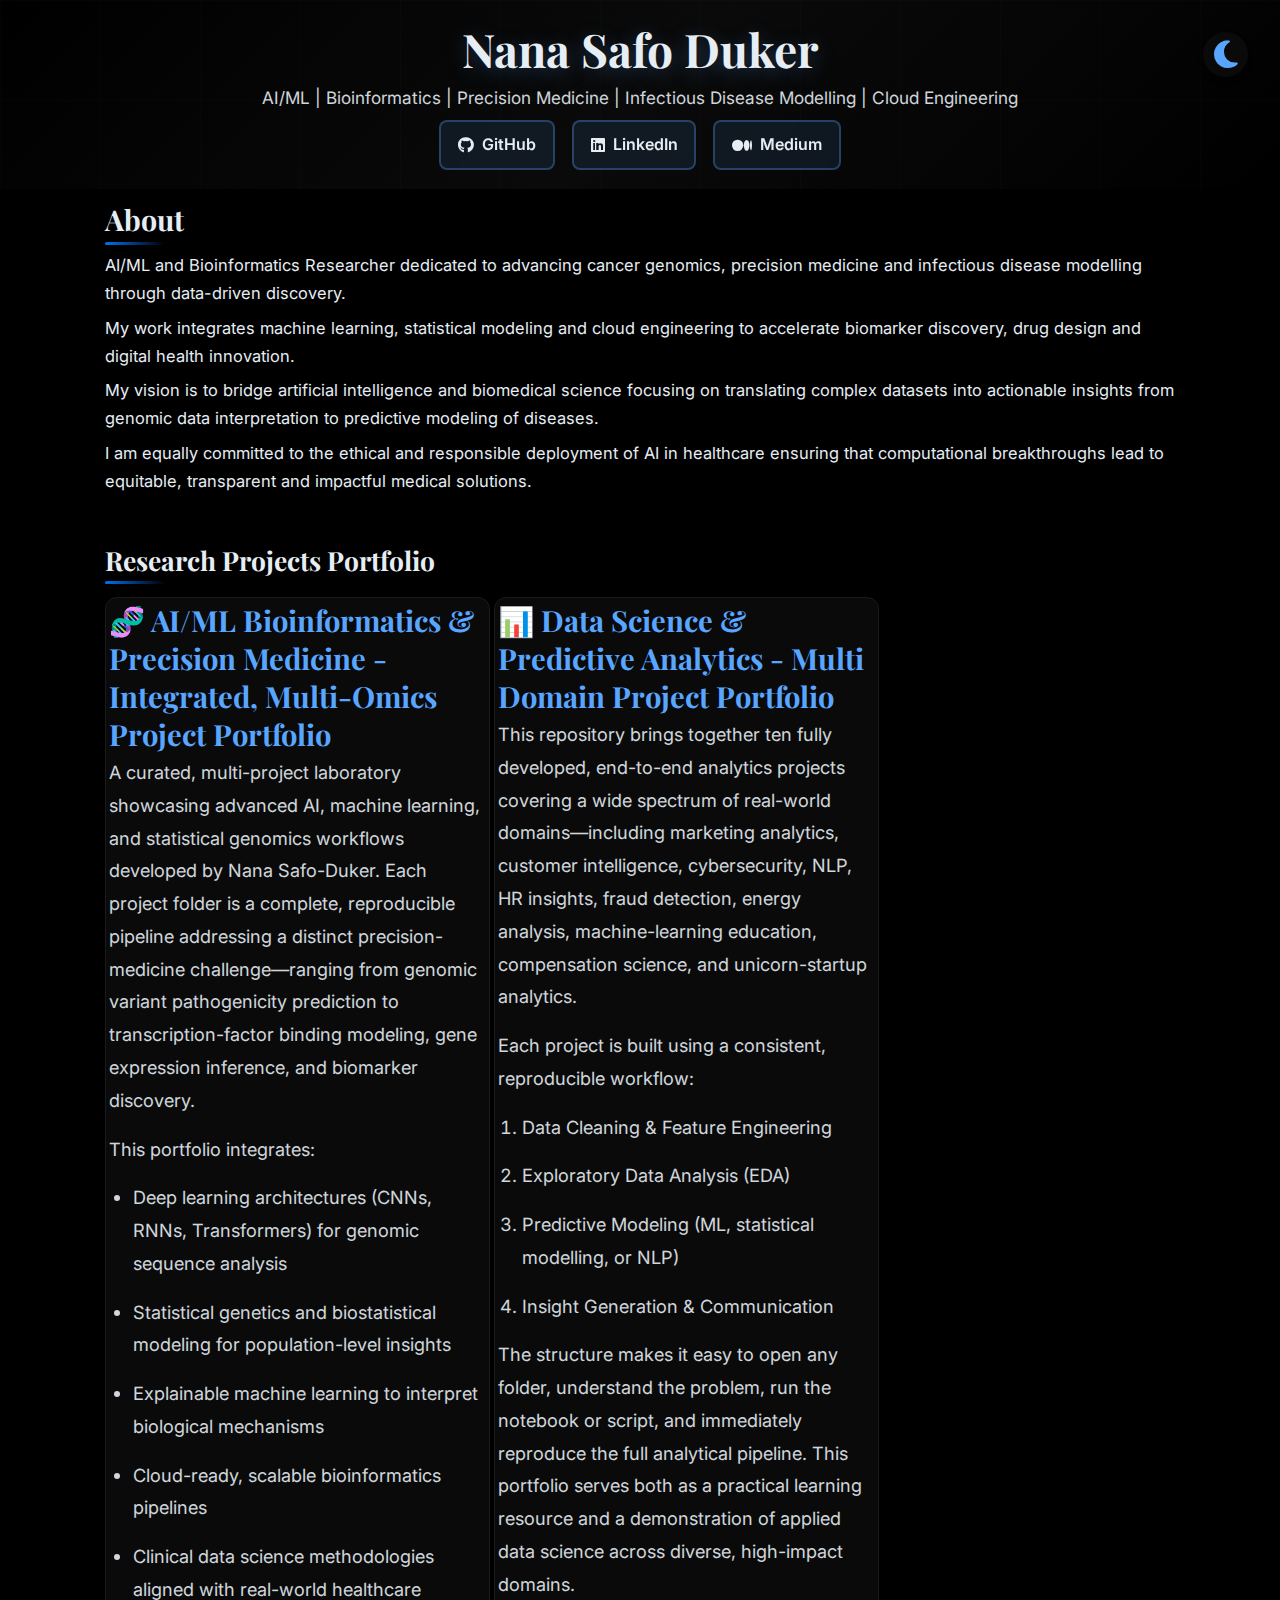
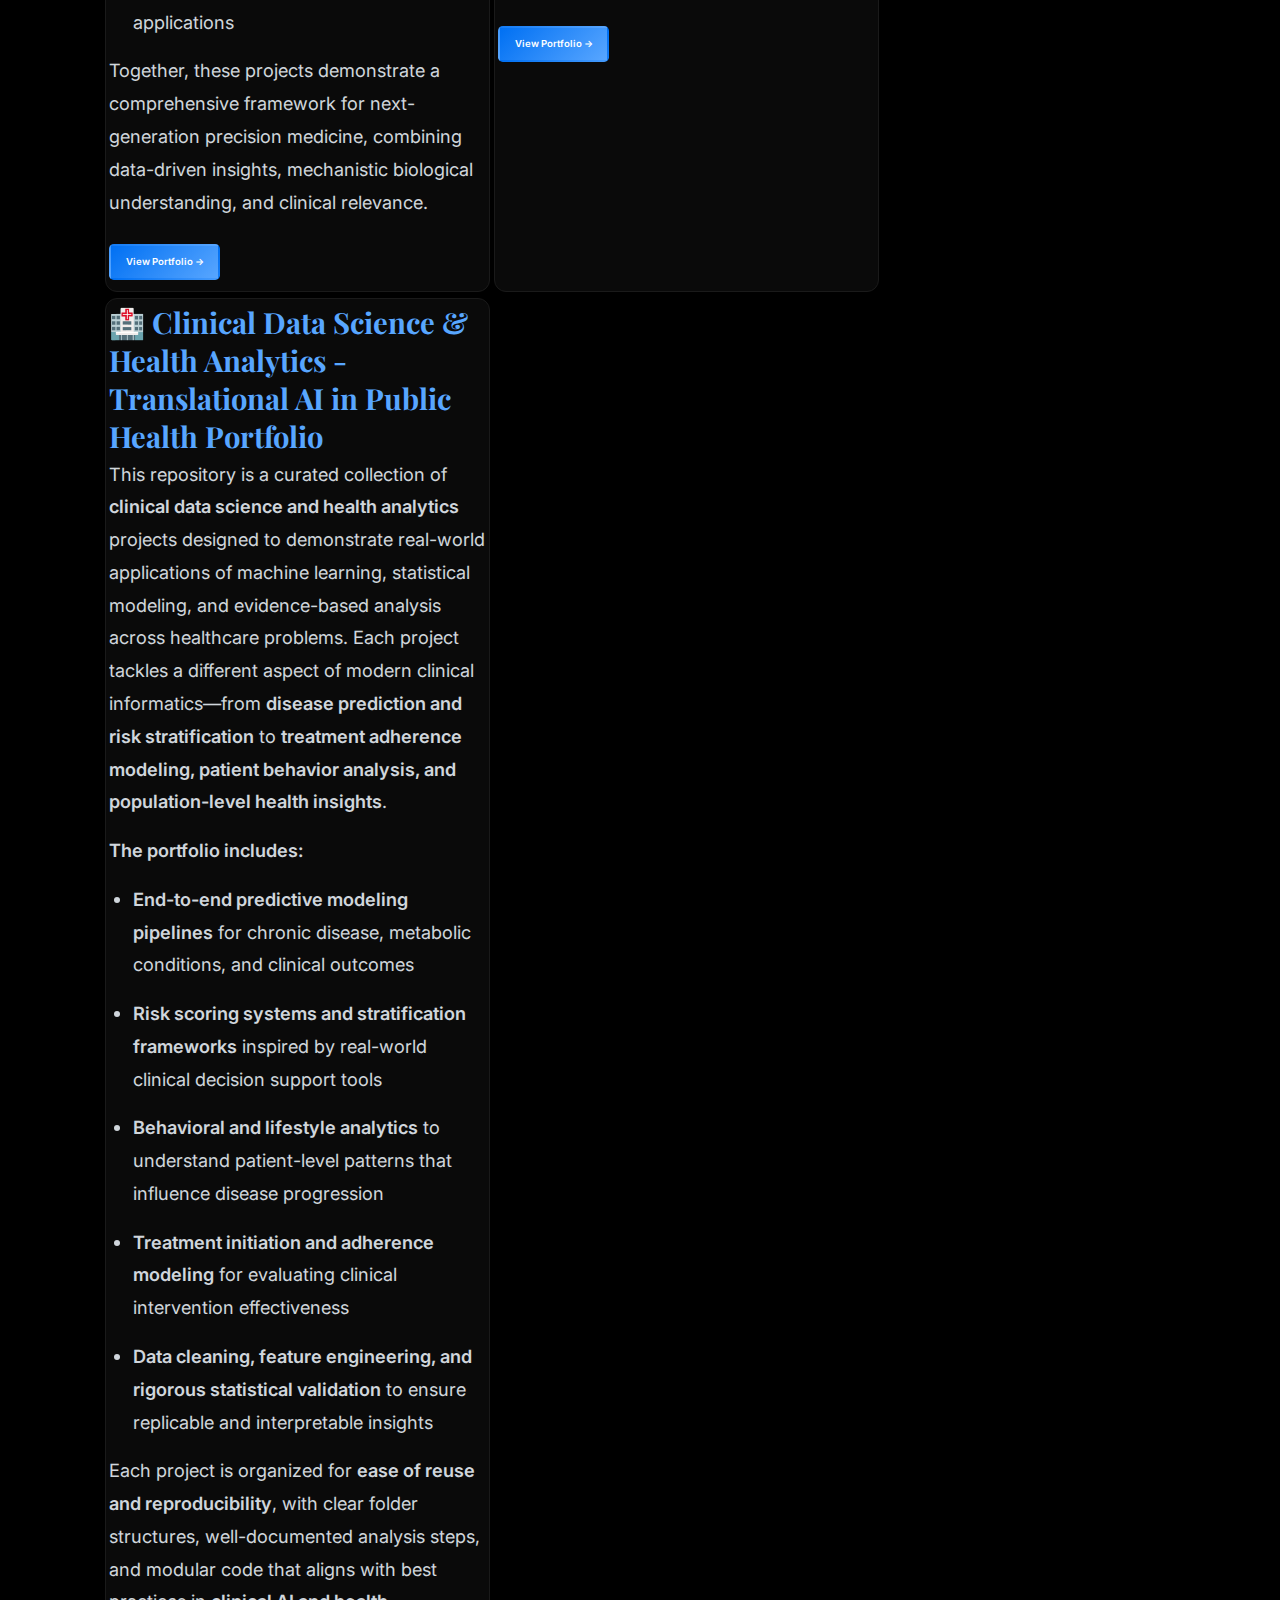
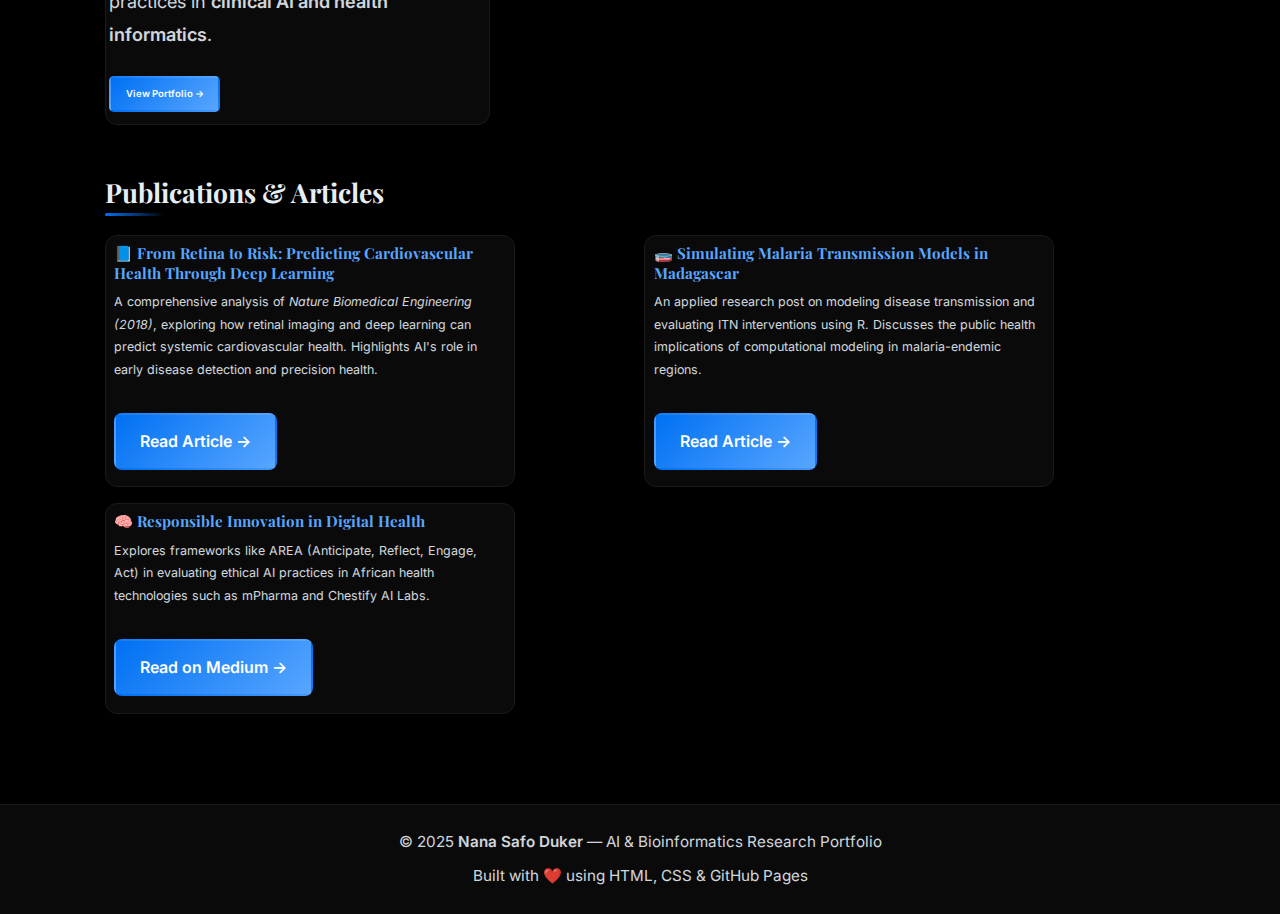
<file: index.html>
<!DOCTYPE html>
<html lang="en">
<head>
  <meta charset="UTF-8" />
  <meta name="viewport" content="width=device-width, initial-scale=1.0" />
  <meta name="description" content="Portfolio of Nana Safo Duker — AI/ML, Bioinformatics, Precision Medicine, Infectious Disease Modelling & Cloud Engineering specialist." />
  <meta name="author" content="Nana Safo Duker" />

  <title>Nana Safo Duker | AI & Bioinformatics Research Portfolio</title>

  <!-- Open Graph / SEO -->
  <meta property="og:title" content="Nana Safo Duker | AI & Bioinformatics Research Portfolio" />
  <meta property="og:description" content="Explore AI, bioinformatics, and digital health research projects by Nana Safo Duker — focused on precision medicine, computational modeling, and responsible innovation." />
  <meta property="og:image" content="https://nana-safo-duker.github.io/assets/preview.jpg" />
  <meta property="og:url" content="https://nana-safo-duker.github.io/" />
  <meta name="twitter:card" content="summary_large_image" />

  <!-- Google Fonts -->
  <link href="https://fonts.googleapis.com/css2?family=Inter:wght@400;600;700&family=Playfair+Display:wght@400;700&display=swap" rel="stylesheet">

  <!-- Font Awesome for Icons -->
  <link rel="stylesheet" href="https://cdnjs.cloudflare.com/ajax/libs/font-awesome/6.4.0/css/all.min.css">

  <!-- Stylesheet -->
  <link rel="stylesheet" href="css/styles.css">
</head>

<body class="dark-theme">
  <button id="theme-toggle" class="theme-toggle" aria-label="Toggle theme">
    <i class="fas fa-moon"></i>
  </button>
  <header class="hero">
    <h1>Nana Safo Duker</h1>
    <p class="subtitle">AI/ML | Bioinformatics | Precision Medicine | Infectious Disease Modelling | Cloud Engineering</p>
    <nav>
      <a href="https://github.com/Nana-Safo-Duker" target="_blank" rel="noopener" aria-label="GitHub Profile">
        <i class="fab fa-github"></i> GitHub
      </a>
      <a href="https://www.linkedin.com/in/nana-safo-duker-0aa25227a/" target="_blank" rel="noopener" aria-label="LinkedIn Profile">
        <i class="fab fa-linkedin"></i> LinkedIn
      </a>
      <a href="https://medium.com/@freshsafoduker300" target="_blank" rel="noopener" aria-label="Medium Profile">
        <i class="fab fa-medium"></i> Medium
      </a>
    </nav>
  </header>

  <main>
    <!-- About Section -->
    <section id="about">
      <h2>About</h2>
      <p>
        AI/ML and Bioinformatics Researcher dedicated to advancing cancer genomics, precision medicine and infectious disease modelling through data-driven discovery.
      </p>
      <p>
        My work integrates machine learning, statistical modeling and cloud engineering to accelerate biomarker discovery, drug design and digital health innovation.
      </p>
      <p>
        My vision is to bridge artificial intelligence and biomedical science focusing on translating complex datasets into actionable insights from genomic data interpretation to predictive modeling of diseases.
      </p>
      <p>
        I am equally committed to the ethical and responsible deployment of AI in healthcare ensuring that computational breakthroughs lead to equitable, transparent and impactful medical solutions.
      </p>
    </section>

    <!-- Research Projects -->
    <section id="projects">
      <h2>Research Projects Portfolio</h2>

      <article>
        <h3>🧬 AI/ML Bioinformatics & Precision Medicine - Integrated, Multi-Omics Project Portfolio</h3>
        <p>
          A curated, multi-project laboratory showcasing advanced AI, machine learning, and statistical genomics workflows developed by Nana Safo-Duker. Each project folder is a complete, reproducible pipeline addressing a distinct precision-medicine challenge—ranging from genomic variant pathogenicity prediction to transcription-factor binding modeling, gene expression inference, and biomarker discovery.
        </p>
        <p>This portfolio integrates:</p>
        <ul>
          <li>Deep learning architectures (CNNs, RNNs, Transformers) for genomic sequence analysis</li>
          <li>Statistical genetics and biostatistical modeling for population-level insights</li>
          <li>Explainable machine learning to interpret biological mechanisms</li>
          <li>Cloud-ready, scalable bioinformatics pipelines</li>
          <li>Clinical data science methodologies aligned with real-world healthcare applications</li>
        </ul>
        <p>
          Together, these projects demonstrate a comprehensive framework for next-generation precision medicine, combining data-driven insights, mechanistic biological understanding, and clinical relevance.
        </p>
        <a href="https://github.com/Nana-Safo-Duker/AI-ML-Bioinformatics_Precision-Medicine" target="_blank" class="btn">View Portfolio →</a>
      </article>

      <article>
        <h3>📊 Data Science & Predictive Analytics - Multi Domain Project Portfolio</h3>
        <p>
          This repository brings together ten fully developed, end-to-end analytics projects covering a wide spectrum of real-world domains—including marketing analytics, customer intelligence, cybersecurity, NLP, HR insights, fraud detection, energy analysis, machine-learning education, compensation science, and unicorn-startup analytics.
        </p>
        <p>Each project is built using a consistent, reproducible workflow:</p>
        <ol>
          <li>Data Cleaning & Feature Engineering</li>
          <li>Exploratory Data Analysis (EDA)</li>
          <li>Predictive Modeling (ML, statistical modelling, or NLP)</li>
          <li>Insight Generation & Communication</li>
        </ol>
        <p>
          The structure makes it easy to open any folder, understand the problem, run the notebook or script, and immediately reproduce the full analytical pipeline. This portfolio serves both as a practical learning resource and a demonstration of applied data science across diverse, high-impact domains.
        </p>
        <a href="https://github.com/Nana-Safo-Duker/Data-Science-Predictive-Analytics" target="_blank" class="btn">View Portfolio →</a>
      </article>

      <article>
        <h3>🏥 Clinical Data Science & Health Analytics - Translational AI in Public Health Portfolio</h3>
        <p>
          This repository is a curated collection of <strong>clinical data science and health analytics</strong> projects designed to demonstrate real-world applications of machine learning, statistical modeling, and evidence-based analysis across healthcare problems. Each project tackles a different aspect of modern clinical informatics—from <strong>disease prediction and risk stratification</strong> to <strong>treatment adherence modeling, patient behavior analysis, and population-level health insights</strong>.
        </p>
        <p><strong>The portfolio includes:</strong></p>
        <ul>
          <li><strong>End-to-end predictive modeling pipelines</strong> for chronic disease, metabolic conditions, and clinical outcomes</li>
          <li><strong>Risk scoring systems and stratification frameworks</strong> inspired by real-world clinical decision support tools</li>
          <li><strong>Behavioral and lifestyle analytics</strong> to understand patient-level patterns that influence disease progression</li>
          <li><strong>Treatment initiation and adherence modeling</strong> for evaluating clinical intervention effectiveness</li>
          <li><strong>Data cleaning, feature engineering, and rigorous statistical validation</strong> to ensure replicable and interpretable insights</li>
        </ul>
        <p>
          Each project is organized for <strong>ease of reuse and reproducibility</strong>, with clear folder structures, well-documented analysis steps, and modular code that aligns with best practices in <strong>clinical AI and health informatics</strong>.
        </p>
        <a href="https://github.com/Nana-Safo-Duker/Clinical-Data-Science-Health-Analytics" target="_blank" class="btn">View Portfolio →</a>
      </article>
    </section>

    <!-- Publications -->
    <section id="publications">
      <h2>Publications & Articles</h2>

      <article>
        <h3>📘 From Retina to Risk: Predicting Cardiovascular Health Through Deep Learning</h3>
        <p>
          A comprehensive analysis of <em>Nature Biomedical Engineering (2018)</em>, exploring how retinal imaging and deep learning 
          can predict systemic cardiovascular health. Highlights AI's role in early disease detection and precision health.
        </p>
        <a href="https://medium.com/@freshsafoduker300/from-retina-to-risk-predicting-cardiovascular-health-through-deep-learning-XXXX" target="_blank" class="btn">Read Article →</a>
      </article>

      <article>
        <h3>🧫 Simulating Malaria Transmission Models in Madagascar</h3>
        <p>
          An applied research post on modeling disease transmission and evaluating ITN interventions using R. 
          Discusses the public health implications of computational modeling in malaria-endemic regions.
        </p>
        <a href="https://medium.com/@freshsafoduker300/simulating-and-fitting-malaria-transmission-model-in-madagascar-impact-of-insecticide-treated-nets-fd9c10d4cda4" target="_blank" class="btn">Read Article →</a>
      </article>

      <article>
        <h3>🧠 Responsible Innovation in Digital Health</h3>
        <p>
          Explores frameworks like AREA (Anticipate, Reflect, Engage, Act) in evaluating ethical AI practices 
          in African health technologies such as mPharma and Chestify AI Labs.
        </p>
        <a href="https://medium.com/@freshsafoduker300" target="_blank" class="btn">Read on Medium →</a>
      </article>
    </section>
  </main>

  <footer>
    <p>© 2025 <strong>Nana Safo Duker</strong> — AI & Bioinformatics Research Portfolio</p>
    <p>Built with ❤️ using HTML, CSS & GitHub Pages</p>
  </footer>

  <!-- JavaScript for Theme Toggle -->
  <script>
    const themeToggle = document.getElementById('theme-toggle');
    const body = document.body;
    const icon = themeToggle.querySelector('i');
    
    // Check for saved theme preference or default to dark mode
    const currentTheme = localStorage.getItem('theme') || 'dark';
    if (currentTheme === 'light') {
      body.classList.remove('dark-theme');
      icon.classList.remove('fa-sun');
      icon.classList.add('fa-moon');
    }
    
    themeToggle.addEventListener('click', () => {
      body.classList.toggle('dark-theme');
      
      if (body.classList.contains('dark-theme')) {
        icon.classList.remove('fa-sun');
        icon.classList.add('fa-moon');
        localStorage.setItem('theme', 'dark');
      } else {
        icon.classList.remove('fa-moon');
        icon.classList.add('fa-sun');
        localStorage.setItem('theme', 'light');
      }
    });
  </script>
</body>
</html>
</file>
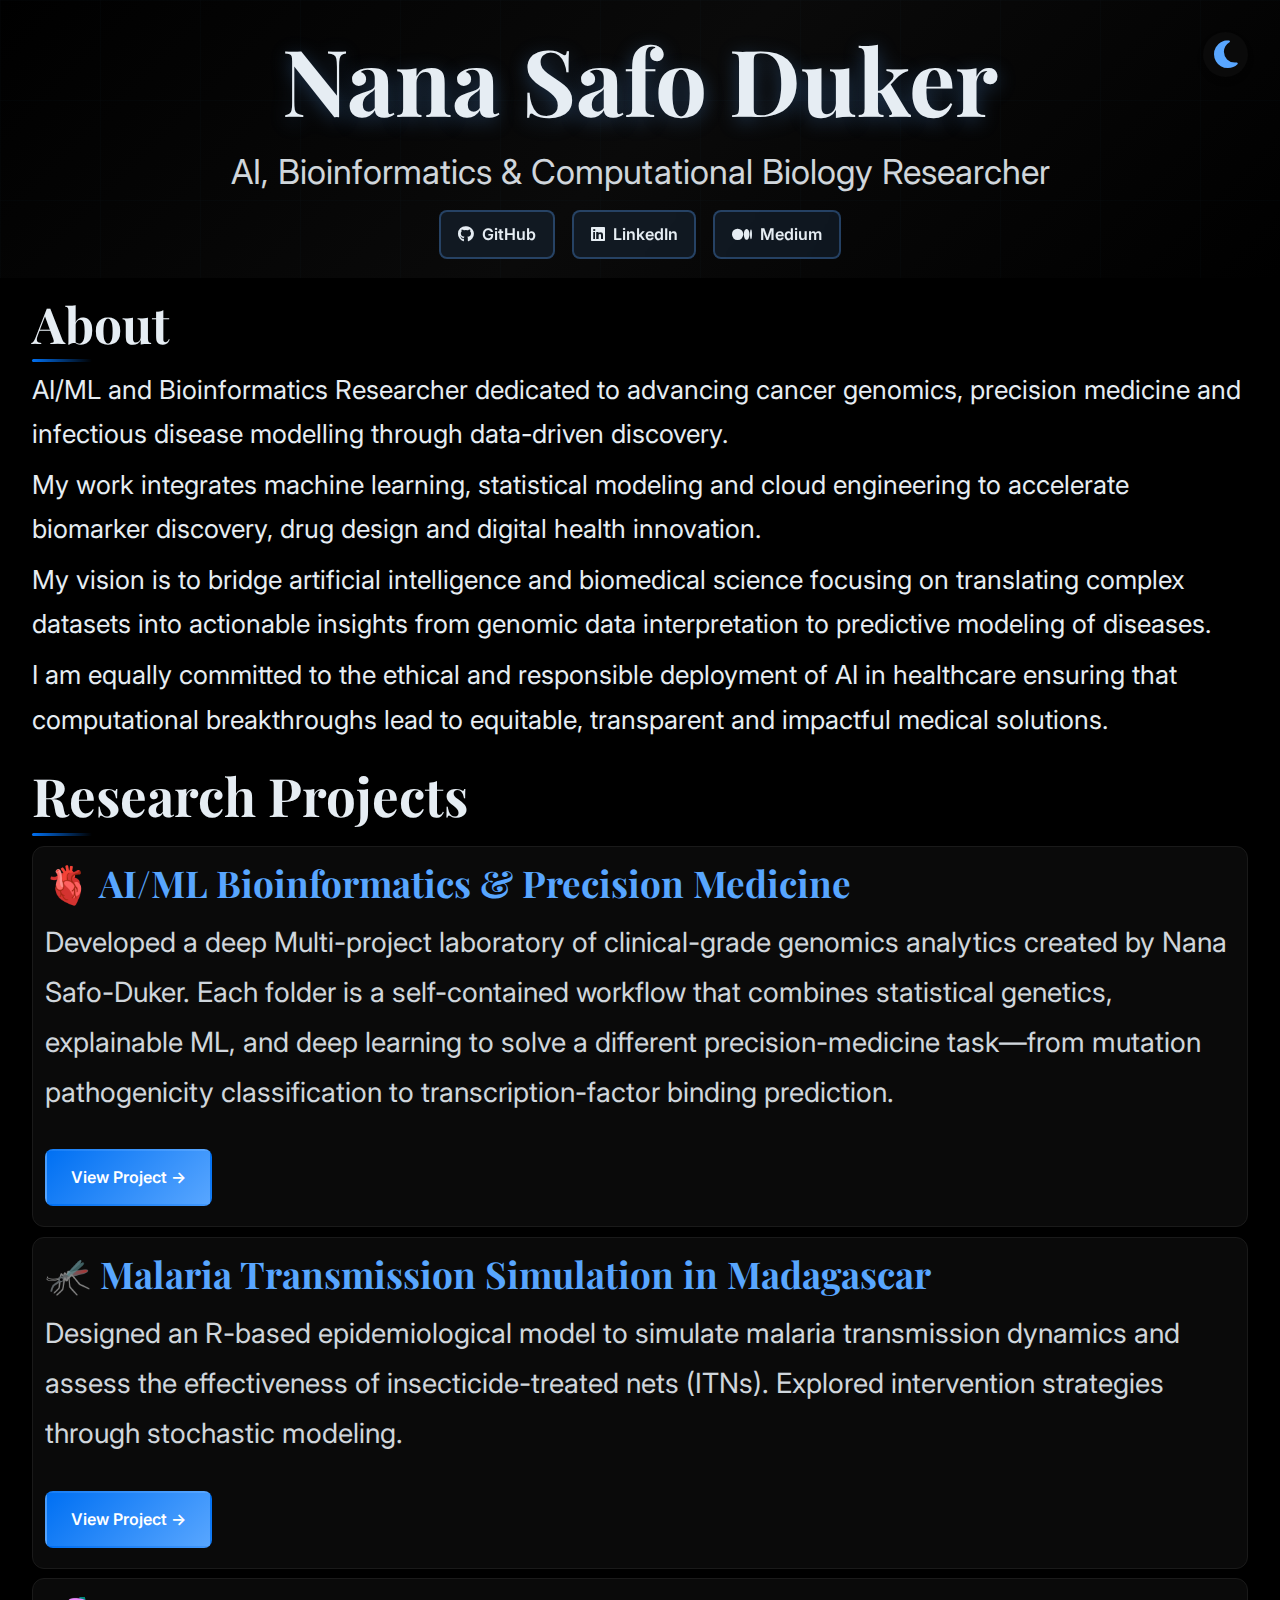
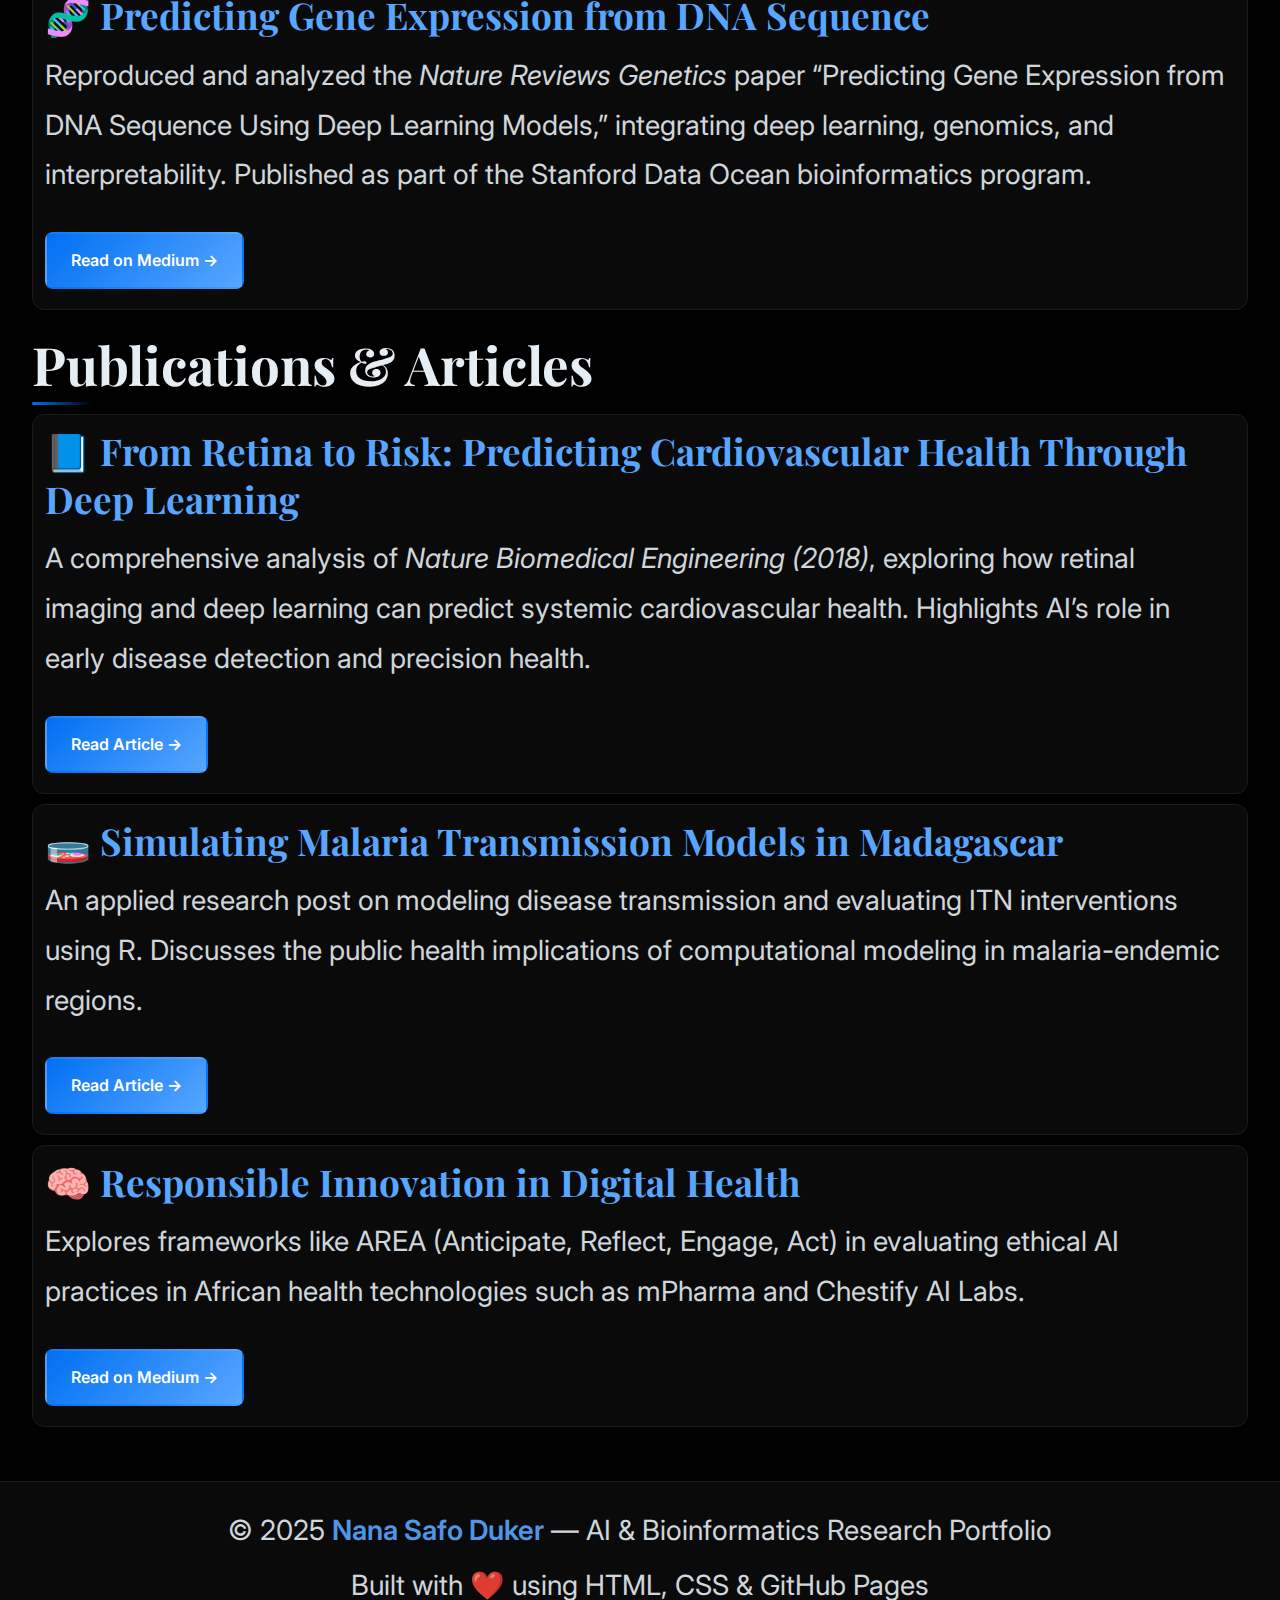
<file: W_P.html>
<!DOCTYPE html>
<html lang="en">
<head>
  <meta charset="UTF-8" />
  <meta name="viewport" content="width=device-width, initial-scale=1.0" />
  <meta name="description" content="Portfolio of Nana Safo Duker — AI, Bioinformatics, and Computational Biology Researcher specializing in precision medicine and machine learning applications for global health." />
  <meta name="author" content="Nana Safo Duker" />

  <title>Nana Safo Duker | AI & Bioinformatics Research Portfolio</title>

  <!-- Open Graph / SEO -->
  <meta property="og:title" content="Nana Safo Duker | AI & Bioinformatics Research Portfolio" />
  <meta property="og:description" content="Explore AI, bioinformatics, and digital health research projects by Nana Safo Duker — focused on precision medicine, computational modeling, and responsible innovation." />
  <meta property="og:image" content="https://nanasafo.github.io/assets/preview.jpg" />
  <meta property="og:url" content="https://nanasafo.github.io/" />
  <meta name="twitter:card" content="summary_large_image" />

  <!-- Google Fonts -->
  <link href="https://fonts.googleapis.com/css2?family=Inter:wght@400;600;700&family=Playfair+Display:wght@400;700&display=swap" rel="stylesheet">

  <!-- Font Awesome for Icons -->
  <link rel="stylesheet" href="https://cdnjs.cloudflare.com/ajax/libs/font-awesome/6.4.0/css/all.min.css">

  <!-- Stylesheet -->
  <link rel="stylesheet" href="W_P.css">
</head>

<body class="dark-theme">
  <button id="theme-toggle" class="theme-toggle" aria-label="Toggle theme">
    <i class="fas fa-moon"></i>
  </button>
  <header class="hero">
    <h1>Nana Safo Duker</h1>
    <p class="subtitle">AI, Bioinformatics & Computational Biology Researcher</p>
    <nav>
      <a href="https://github.com/Nana-Safo-Duker" target="_blank" rel="noopener" aria-label="GitHub Profile">
        <i class="fab fa-github"></i> GitHub
      </a>
      <a href="https://www.linkedin.com/in/nana-safo-duker-0aa25227a/" target="_blank" rel="noopener" aria-label="LinkedIn Profile">
        <i class="fab fa-linkedin"></i> LinkedIn
      </a>
      <a href="https://medium.com/@freshsafoduker300" target="_blank" rel="noopener" aria-label="Medium Profile">
        <i class="fab fa-medium"></i> Medium
      </a>
    </nav>
  </header>

  <main>
    <!-- About Section -->
    <section id="about">
      <h2>About</h2>
      <p>
        AI/ML and Bioinformatics Researcher dedicated to advancing cancer genomics, precision medicine and infectious disease modelling through data-driven discovery.
      </p>
      <p>
        My work integrates machine learning, statistical modeling and cloud engineering to accelerate biomarker discovery, drug design and digital health innovation.
      </p>
      <p>
        My vision is to bridge artificial intelligence and biomedical science focusing on translating complex datasets into actionable insights from genomic data interpretation to predictive modeling of diseases.
      </p>
      <p>
        I am equally committed to the ethical and responsible deployment of AI in healthcare ensuring that computational breakthroughs lead to equitable, transparent and impactful medical solutions.
      </p>
    </section>

    <!-- Research Projects -->
    <section id="projects">
      <h2>Research Projects</h2>

      <article>
        <h3>🫀 AI/ML Bioinformatics & Precision Medicine</h3>
        <p>
          Developed a deep Multi-project laboratory of clinical-grade genomics analytics created by Nana Safo-Duker. 
          Each folder is a self-contained workflow that combines statistical genetics, explainable ML, and deep learning
           to solve a different precision-medicine task—from mutation pathogenicity 
           classification to transcription-factor binding prediction.
        </p>
        <a href="https://github.com/Nana-Safo-Duker/AI-ML-Bioinformatics_Precision-Medicine" target="_blank" class="btn">View Project →</a>
      </article>

      <article>
        <h3>🦟 Malaria Transmission Simulation in Madagascar</h3>
        <p>
          Designed an R-based epidemiological model to simulate malaria transmission dynamics and assess the effectiveness 
          of insecticide-treated nets (ITNs). Explored intervention strategies through stochastic modeling.
        </p>
        <a href="https://github.com/NanaSafoDuker/Malaria_Transmission_Model" target="_blank" class="btn">View Project →</a>
      </article>

      <article>
        <h3>🧬 Predicting Gene Expression from DNA Sequence</h3>
        <p>
          Reproduced and analyzed the <em>Nature Reviews Genetics</em> paper 
          “Predicting Gene Expression from DNA Sequence Using Deep Learning Models,” integrating deep learning, 
          genomics, and interpretability. Published as part of the Stanford Data Ocean bioinformatics program.
        </p>
        <a href="https://medium.com/@freshsafoduker300/predicting-gene-expression-from-dna-sequence-using-deep-learning-models-8bd49f9c2a8b" target="_blank" class="btn">Read on Medium →</a>
      </article>
    </section>

    <!-- Publications -->
    <section id="publications">
      <h2>Publications & Articles</h2>

      <article>
        <h3>📘 From Retina to Risk: Predicting Cardiovascular Health Through Deep Learning</h3>
        <p>
          A comprehensive analysis of <em>Nature Biomedical Engineering (2018)</em>, exploring how retinal imaging and deep learning 
          can predict systemic cardiovascular health. Highlights AI’s role in early disease detection and precision health.
        </p>
        <a href="https://medium.com/@freshsafoduker300/from-retina-to-risk-predicting-cardiovascular-health-through-deep-learning-XXXX" target="_blank" class="btn">Read Article →</a>
      </article>

      <article>
        <h3>🧫 Simulating Malaria Transmission Models in Madagascar</h3>
        <p>
          An applied research post on modeling disease transmission and evaluating ITN interventions using R. 
          Discusses the public health implications of computational modeling in malaria-endemic regions.
        </p>
        <a href="https://medium.com/@freshsafoduker300/simulating-and-fitting-malaria-transmission-model-in-madagascar-impact-of-insecticide-treated-nets-fd9c10d4cda4" target="_blank" class="btn">Read Article →</a>
      </article>

      <article>
        <h3>🧠 Responsible Innovation in Digital Health</h3>
        <p>
          Explores frameworks like AREA (Anticipate, Reflect, Engage, Act) in evaluating ethical AI practices 
          in African health technologies such as mPharma and Chestify AI Labs.
        </p>
        <a href="https://medium.com/@freshsafoduker300" target="_blank" class="btn">Read on Medium →</a>
      </article>
    </section>
  </main>

  <footer>
    <p>© 2025 <strong>Nana Safo Duker</strong> — AI & Bioinformatics Research Portfolio</p>
    <p>Built with ❤️ using HTML, CSS & GitHub Pages</p>
  </footer>

  <!-- JavaScript for Theme Toggle -->
  <script>
    const themeToggle = document.getElementById('theme-toggle');
    const body = document.body;
    const icon = themeToggle.querySelector('i');
    
    // Check for saved theme preference or default to dark mode
    const currentTheme = localStorage.getItem('theme') || 'dark';
    if (currentTheme === 'light') {
      body.classList.remove('dark-theme');
      icon.classList.remove('fa-sun');
      icon.classList.add('fa-moon');
    }
    
    themeToggle.addEventListener('click', () => {
      body.classList.toggle('dark-theme');
      
      if (body.classList.contains('dark-theme')) {
        icon.classList.remove('fa-sun');
        icon.classList.add('fa-moon');
        localStorage.setItem('theme', 'dark');
      } else {
        icon.classList.remove('fa-moon');
        icon.classList.add('fa-sun');
        localStorage.setItem('theme', 'light');
      }
    });
  </script>
</body>
</html>
</file>
<file: css/styles.css>
/* ========================================
   Modern Dark Theme Portfolio Stylesheet
   ======================================== */

:root {
  /* Light Theme Colors */
  --bg-light: #ffffff;
  --text-light: #1a1a1a;
  --primary-light: #1b3c59;
  --accent-light: #0077ff;
  --card-bg-light: #f8f9fa;
  --border-light: #e0e0e0;
  --hover-light: #f0f0f0;
  
  /* Dark Theme Colors */
  --bg-dark: #000000;
  --text-dark: #e6edf3;
  --primary-dark: #58a6ff;
  --accent-dark: #0070f3;
  --card-bg-dark: #0a0a0a;
  --border-dark: #1a1a1a;
  --hover-dark: #050505;
  
  /* Common Variables */
  --shadow-sm: 0 2px 4px rgba(0, 0, 0, 0.1);
  --shadow-md: 0 4px 6px rgba(0, 0, 0, 0.15);
  --shadow-lg: 0 10px 15px rgba(0, 0, 0, 0.2);
  --border-radius: 12px;
  --transition: all 0.3s cubic-bezier(0.4, 0, 0.2, 1);
}

/* ========================================
   Theme Toggle Button
   ======================================== */
.theme-toggle {
  position: fixed;
  top: 2rem;
  right: 2rem;
  width: 45px;
  height: 45px;
  border-radius: 50%;
  border: none;
  background: var(--card-bg-dark);
  color: var(--primary-dark);
  cursor: pointer;
  display: flex;
  align-items: center;
  justify-content: center;
  box-shadow: var(--shadow-md);
  z-index: 1000;
  transition: var(--transition);
  font-size: 1.98rem;
}

.theme-toggle:hover {
  transform: scale(1.1);
  box-shadow: var(--shadow-lg);
}

body:not(.dark-theme) .theme-toggle {
  background: var(--card-bg-light);
  color: var(--primary-light);
}

/* ========================================
   Base Styles
   ======================================== */
* {
  margin: 0;
  padding: 0;
  box-sizing: border-box;
}

html {
  scroll-behavior: smooth;
}

body {
  font-family: 'Inter', sans-serif;
  line-height: 1.7;
  background-color: var(--bg-dark);
  color: var(--text-dark);
  transition: background-color 0.3s ease, color 0.3s ease;
}

body:not(.dark-theme) {
  background-color: var(--bg-light);
  color: var(--text-light);
}

/* ========================================
   Typography
   ======================================== */
h1, h2, h3 {
  font-family: 'Playfair Display', serif;
  font-weight: 700;
  line-height: 1.3;
}

h2 {
  font-size: 1.65rem;
  margin-bottom: 0.6rem;
  position: relative;
  padding-bottom: 0.4rem;
}

h2::after {
  content: '';
  position: absolute;
  bottom: 0;
  left: 0;
  width: 60px;
  height: 3px;
  background: linear-gradient(90deg, var(--accent-dark), transparent);
  border-radius: 2px;
}

body:not(.dark-theme) h2::after {
  background: linear-gradient(90deg, var(--accent-light), transparent);
}

h3 {
  font-size: 1.155rem;
  margin-bottom: 1rem;
  color: var(--primary-dark);
}

body:not(.dark-theme) h3 {
  color: var(--primary-light);
}

p {
  font-size: 0.952875rem;
  margin-bottom: 1rem;
}

strong {
  font-weight: 600;
}

/* Lists */
ul {
  margin: 1rem 0;
  padding-left: 1.5rem;
  list-style: disc;
}

ol {
  margin: 1rem 0;
  padding-left: 1.5rem;
  list-style: decimal;
}

li {
  margin-bottom: 1rem;
  line-height: 1.8;
  font-size: 0.952875rem;
  opacity: 0.9;
}

body:not(.dark-theme) li {
  opacity: 0.85;
}

/* ========================================
   Header / Hero Section
   ======================================== */
header.hero {
  background: linear-gradient(135deg, #000000 0%, #0a0a0a 50%, #000000 100%);
  color: var(--text-dark);
  text-align: center;
  padding: 1.2rem 2rem;
  position: relative;
  overflow: hidden;
}

body:not(.dark-theme) header.hero {
  background: linear-gradient(135deg, #0077ff 0%, #1b3c59 50%, #0077ff 100%);
  color: white;
}

header.hero::before {
  content: '';
  position: absolute;
  top: 0;
  left: 0;
  right: 0;
  bottom: 0;
  background: url('data:image/svg+xml,<svg width="100" height="100" xmlns="http://www.w3.org/2000/svg"><defs><pattern id="grid" width="100" height="100" patternUnits="userSpaceOnUse"><path d="M 100 0 L 0 0 0 100" fill="none" stroke="rgba(88,166,255,0.1)" stroke-width="1"/></pattern></defs><rect width="100" height="100" fill="url(%23grid)"/></svg>');
  opacity: 0.3;
  animation: moveGrid 20s linear infinite;
}

@keyframes moveGrid {
  0% { transform: translate(0, 0); }
  100% { transform: translate(100px, 100px); }
}

header h1 {
  font-size: 2.8875rem;
  margin-bottom: 0.25rem;
  position: relative;
  z-index: 1;
  text-shadow: 0 4px 20px rgba(88, 166, 255, 0.3);
}

body:not(.dark-theme) header h1 {
  text-shadow: 0 4px 20px rgba(0, 0, 0, 0.3);
}

.subtitle {
  font-size: 1.0725rem;
  font-weight: 400;
  margin-bottom: 0.5rem;
  opacity: 0.9;
  position: relative;
  z-index: 1;
}

header nav {
  display: flex;
  justify-content: center;
  gap: 1.05rem;
  flex-wrap: wrap;
  position: relative;
  z-index: 1;
}

header nav a {
  color: inherit;
  text-decoration: none;
  font-weight: 600;
  padding: 0.56rem 1.05rem;
  border-radius: 8px;
  border: 2px solid rgba(88, 166, 255, 0.3);
  background: rgba(88, 166, 255, 0.1);
  transition: var(--transition);
  backdrop-filter: blur(10px);
  display: inline-flex;
  align-items: center;
  gap: 0.5rem;
}

body:not(.dark-theme) header nav a {
  border: 2px solid rgba(255, 255, 255, 0.3);
  background: rgba(255, 255, 255, 0.15);
}

header nav a:hover {
  background: var(--accent-dark);
  border-color: var(--accent-dark);
  transform: translateY(-3px);
  box-shadow: 0 8px 20px rgba(88, 166, 255, 0.4);
}

body:not(.dark-theme) header nav a:hover {
  background: white;
  color: var(--primary-light);
  border-color: white;
  box-shadow: 0 8px 20px rgba(0, 0, 0, 0.2);
}

/* ========================================
   Main Content
   ======================================== */
main {
  max-width: 1134px;
  margin: 0 auto;
  padding: 0.8rem 2rem;
}

section {
  margin-bottom: 3rem;
}

/* Two-column layout for projects and publications */
#projects, #publications {
  display: grid;
  grid-template-columns: repeat(2, 1fr);
  gap: 0.56rem;
}

/* Research Projects boxes - wider columns for long titles */
#projects {
  grid-template-columns: repeat(2, 0.36137988fr);
  justify-content: start;
  gap: 0.224858592rem;
}

/* Reduce width of Publications & Articles boxes to match Research Projects */
#publications {
  grid-template-columns: repeat(2, 0.7fr);
  justify-content: start;
}

#projects h2,
#publications h2 {
  grid-column: 1 / -1;
}

/* Keep About section single column */
#about {
  grid-template-columns: 1fr;
  display: block;
}

/* About section font size increase */
#about h2 {
  font-size: 1.785168rem;
  margin-bottom: 0.4rem;
}

#about p {
  font-size: 1.03093452rem;
  margin-bottom: 0.4rem;
}

/* ========================================
   Cards / Articles
   ======================================== */
article {
  background: var(--card-bg-dark);
  border: 1px solid var(--border-dark);
  padding: 0.75rem;
  border-radius: var(--border-radius);
  margin-bottom: 0.6rem;
  transition: var(--transition);
  position: relative;
  overflow: hidden;
}

body:not(.dark-theme) article {
  background: var(--card-bg-light);
  border: 1px solid var(--border-light);
}

article::before {
  content: '';
  position: absolute;
  top: 0;
  left: 0;
  width: 4px;
  height: 100%;
  background: linear-gradient(180deg, var(--accent-dark), var(--primary-dark));
  transform: scaleY(0);
  transition: transform 0.3s ease;
}

body:not(.dark-theme) article::before {
  background: linear-gradient(180deg, var(--accent-light), var(--primary-light));
}

article:hover::before {
  transform: scaleY(1);
}

article:hover {
  transform: translateY(-8px);
  box-shadow: var(--shadow-lg);
  border-color: var(--accent-dark);
}

body:not(.dark-theme) article:hover {
  border-color: var(--accent-light);
}

article h3 {
  margin-bottom: 0.7rem;
  display: flex;
  align-items: center;
  gap: 0.5rem;
}

article p {
  opacity: 0.9;
  line-height: 1.8;
}

body:not(.dark-theme) article p {
  opacity: 0.85;
}

article li {
  opacity: 0.9;
  line-height: 1.8;
  font-size: 0.952875rem;
}

body:not(.dark-theme) article li {
  opacity: 0.85;
}

#projects article li {
  font-size: 1.1379759745358814rem;
}

#publications article li {
  font-size: 0.78040875rem;
}

/* Projects boxes - wider for long titles */
#projects article {
  padding: 0.21080493rem;
  margin-bottom: 0.168643944rem;
  width: 100%;
}

#publications article {
  padding: 0.525rem;
  margin-bottom: 0.42rem;
  max-width: 409.5px;
  width: 100%;
}

#projects article h3 {
  margin-bottom: 0.196751268rem;
  font-size: 1.8242003290900765rem;
}

#publications article h3 {
  margin-bottom: 0.49rem;
  font-size: 0.945945rem;
}

#projects article p {
  font-size: 1.1379699595457944rem;
}

#publications article p {
  font-size: 0.780404625rem;
}

/* ========================================
   Buttons
   ======================================== */
.btn {
  display: inline-block;
  background: linear-gradient(135deg, var(--accent-dark), var(--primary-dark));
  color: white;
  text-decoration: none;
  padding: 0.8rem 1.5rem;
  border-radius: 8px;
  margin-top: 1rem;
  font-weight: 600;
  transition: var(--transition);
  border: 2px solid transparent;
  position: relative;
  overflow: hidden;
}

/* Reduce button size in projects section by 40% */
#projects article .btn {
  padding: 0.48rem 0.9rem;
  margin-top: 0.6rem;
  font-size: 0.6rem;
  border-radius: 4.8px;
}

body:not(.dark-theme) .btn {
  background: linear-gradient(135deg, var(--accent-light), var(--primary-light));
}

.btn::before {
  content: '';
  position: absolute;
  top: 50%;
  left: 50%;
  width: 0;
  height: 0;
  border-radius: 50%;
  background: rgba(255, 255, 255, 0.2);
  transform: translate(-50%, -50%);
  transition: width 0.6s, height 0.6s;
}

.btn:hover::before {
  width: 300px;
  height: 300px;
}

#projects article .btn:hover::before {
  width: 180px;
  height: 180px;
}

.btn:hover {
  transform: translateY(-3px);
  box-shadow: 0 8px 25px rgba(88, 166, 255, 0.4);
}

body:not(.dark-theme) .btn:hover {
  box-shadow: 0 8px 25px rgba(0, 119, 255, 0.3);
}

.btn {
  position: relative;
  z-index: 1;
}

/* ========================================
   Footer
   ======================================== */
footer {
  text-align: center;
  background: var(--card-bg-dark);
  border-top: 1px solid var(--border-dark);
  color: var(--text-dark);
  padding: 1.05rem 1rem;
  margin-top: 1.4rem;
}

body:not(.dark-theme) footer {
  background: var(--primary-light);
  border-top: none;
  color: white;
}

footer p {
  margin: 0.5rem 0;
  opacity: 0.9;
}

/* ========================================
   Responsive Design
   ======================================== */
@media (max-width: 768px) {
  header h1 {
    font-size: 2.0625rem;
  }
  
  .subtitle {
    font-size: 0.9075rem;
  }
  
  header nav {
    gap: 0.8rem;
  }
  
  header nav a {
    padding: 0.6rem 1rem;
    font-size: 0.7425rem;
  }
  
  main {
    padding: 2rem 1rem;
  }
  
  h2 {
    font-size: 1.32rem;
  }
  
  #about h2 {
    font-size: 1.4281344rem;
  }
  
  #about p {
    font-size: 0.824747616rem;
  }
  
  .theme-toggle {
    top: 1rem;
    right: 1rem;
    width: 40px;
    height: 40px;
  }
  
  article {
    padding: 1.5rem;
  }
  
  /* Stack columns on tablet */
  #projects, #publications {
    grid-template-columns: 1fr;
    gap: 1.05rem;
  }
  
  /* Reduced size for projects and publications boxes on tablet */
  #projects article,
  #publications article {
    padding: 1.05rem;
  }
}

@media (max-width: 480px) {
  header.hero {
    padding: 3rem 1.5rem;
  }
  
  header h1 {
    font-size: 1.65rem;
  }
  
  .subtitle {
    font-size: 0.825rem;
  }
  
  header nav {
    flex-direction: column;
    gap: 0.5rem;
  }
  
  header nav a {
    width: 100%;
    justify-content: center;
  }
  
  #about h2 {
    font-size: 1.191212rem;
  }
  
  #about p {
    font-size: 0.68728968rem;
  }
}

/* ========================================
   Animations
   ======================================== */
@keyframes fadeIn {
  from {
    opacity: 0;
    transform: translateY(20px);
  }
  to {
    opacity: 1;
    transform: translateY(0);
  }
}

@keyframes slideInLeft {
  from {
    opacity: 0;
    transform: translateX(-30px);
  }
  to {
    opacity: 1;
    transform: translateX(0);
  }
}

@keyframes slideInRight {
  from {
    opacity: 0;
    transform: translateX(30px);
  }
  to {
    opacity: 1;
    transform: translateX(0);
  }
}

@keyframes pulse {
  0%, 100% {
    transform: scale(1);
  }
  50% {
    transform: scale(1.05);
  }
}

@keyframes glow {
  0%, 100% {
    box-shadow: 0 0 5px rgba(88, 166, 255, 0.3);
  }
  50% {
    box-shadow: 0 0 20px rgba(88, 166, 255, 0.6);
  }
}

@keyframes shimmer {
  0% {
    background-position: -1000px 0;
  }
  100% {
    background-position: 1000px 0;
  }
}

/* Section animations */
section {
  animation: fadeIn 0.8s ease forwards;
}

#about {
  animation: slideInLeft 0.8s ease forwards;
}

#projects {
  animation: fadeIn 1s ease forwards;
}

#publications {
  animation: fadeIn 1.2s ease forwards;
}

/* Article animations */
article {
  animation: fadeIn 0.6s ease forwards;
}

article:nth-child(1) {
  animation-delay: 0.1s;
}

article:nth-child(2) {
  animation-delay: 0.2s;
}

article:nth-child(3) {
  animation-delay: 0.3s;
}

article:nth-child(4) {
  animation-delay: 0.4s;
}

/* Header animations */
header.hero h1 {
  animation: fadeIn 0.8s ease forwards;
}

header.hero .subtitle {
  animation: fadeIn 1s ease forwards;
}

header.hero nav {
  animation: fadeIn 1.2s ease forwards;
}

/* Button animations - enhance existing hover */
.btn:hover {
  animation: glow 2s ease-in-out infinite;
}

/* Theme toggle animation */
.theme-toggle {
  transition: transform 0.3s ease, box-shadow 0.3s ease;
}

.theme-toggle:hover {
  transform: scale(1.1) rotate(15deg);
  animation: pulse 1s ease-in-out infinite;
}

/* ========================================
   Accessibility
   ======================================== */
@media (prefers-reduced-motion: reduce) {
  *,
  *::before,
  *::after {
    animation-duration: 0.01ms !important;
    animation-iteration-count: 1 !important;
    transition-duration: 0.01ms !important;
  }
}

/* Focus styles for keyboard navigation */
a:focus,
button:focus {
  outline: 2px solid var(--accent-dark);
  outline-offset: 2px;
}

body:not(.dark-theme) a:focus,
body:not(.dark-theme) button:focus {
  outline-color: var(--accent-light);
}

/* Print styles */
@media print {
  .theme-toggle {
    display: none;
  }
  
  header.hero {
    background: white;
    color: black;
  }
  
  body {
    background: white;
    color: black;
  }
}
</file>
<file: W_P.css>
/* ========================================
   Modern Dark Theme Portfolio Stylesheet
   ======================================== */

:root {
  /* Light Theme Colors */
  --bg-light: #ffffff;
  --text-light: #1a1a1a;
  --primary-light: #1b3c59;
  --accent-light: #0077ff;
  --card-bg-light: #f8f9fa;
  --border-light: #e0e0e0;
  --hover-light: #f0f0f0;
  
  /* Dark Theme Colors */
  --bg-dark: #000000;
  --text-dark: #e6edf3;
  --primary-dark: #58a6ff;
  --accent-dark: #0070f3;
  --card-bg-dark: #0a0a0a;
  --border-dark: #1a1a1a;
  --hover-dark: #050505;
  
  /* Common Variables */
  --shadow-sm: 0 2px 4px rgba(0, 0, 0, 0.1);
  --shadow-md: 0 4px 6px rgba(0, 0, 0, 0.15);
  --shadow-lg: 0 10px 15px rgba(0, 0, 0, 0.2);
  --border-radius: 12px;
  --transition: all 0.3s cubic-bezier(0.4, 0, 0.2, 1);
}

/* ========================================
   Theme Toggle Button
   ======================================== */
.theme-toggle {
  position: fixed;
  top: 2rem;
  right: 2rem;
  width: 45px;
  height: 45px;
  border-radius: 50%;
  border: none;
  background: var(--card-bg-dark);
  color: var(--primary-dark);
  cursor: pointer;
  display: flex;
  align-items: center;
  justify-content: center;
  box-shadow: var(--shadow-md);
  z-index: 1000;
  transition: var(--transition);
  font-size: 1.98rem;
}

.theme-toggle:hover {
  transform: scale(1.1);
  box-shadow: var(--shadow-lg);
}

body:not(.dark-theme) .theme-toggle {
  background: var(--card-bg-light);
  color: var(--primary-light);
}

/* ========================================
   Base Styles
   ======================================== */
* {
  margin: 0;
  padding: 0;
  box-sizing: border-box;
}

html {
  scroll-behavior: smooth;
}

body {
  font-family: 'Inter', sans-serif;
  line-height: 1.7;
  background-color: var(--bg-dark);
  color: var(--text-dark);
  transition: background-color 0.3s ease, color 0.3s ease;
}

body:not(.dark-theme) {
  background-color: var(--bg-light);
  color: var(--text-light);
}

/* ========================================
   Typography
   ======================================== */
h1, h2, h3 {
  font-family: 'Playfair Display', serif;
  font-weight: 700;
  line-height: 1.3;
}

h2 {
  font-size: 3.3rem;
  margin-bottom: 0.6rem;
  position: relative;
  padding-bottom: 0.4rem;
}

h2::after {
  content: '';
  position: absolute;
  bottom: 0;
  left: 0;
  width: 60px;
  height: 3px;
  background: linear-gradient(90deg, var(--accent-dark), transparent);
  border-radius: 2px;
}

body:not(.dark-theme) h2::after {
  background: linear-gradient(90deg, var(--accent-light), transparent);
}

h3 {
  font-size: 2.31rem;
  margin-bottom: 1rem;
  color: var(--primary-dark);
}

body:not(.dark-theme) h3 {
  color: var(--primary-light);
}

p {
  font-size: 1.7325rem;
  margin-bottom: 1rem;
}

strong {
  color: var(--primary-dark);
  font-weight: 600;
}

body:not(.dark-theme) strong {
  color: var(--primary-light);
}

/* ========================================
   Header / Hero Section
   ======================================== */
header.hero {
  background: linear-gradient(135deg, #000000 0%, #0a0a0a 50%, #000000 100%);
  color: var(--text-dark);
  text-align: center;
  padding: 1.2rem 2rem;
  position: relative;
  overflow: hidden;
}

body:not(.dark-theme) header.hero {
  background: linear-gradient(135deg, #0077ff 0%, #1b3c59 50%, #0077ff 100%);
  color: white;
}

header.hero::before {
  content: '';
  position: absolute;
  top: 0;
  left: 0;
  right: 0;
  bottom: 0;
  background: url('data:image/svg+xml,<svg width="100" height="100" xmlns="http://www.w3.org/2000/svg"><defs><pattern id="grid" width="100" height="100" patternUnits="userSpaceOnUse"><path d="M 100 0 L 0 0 0 100" fill="none" stroke="rgba(88,166,255,0.1)" stroke-width="1"/></pattern></defs><rect width="100" height="100" fill="url(%23grid)"/></svg>');
  opacity: 0.3;
  animation: moveGrid 20s linear infinite;
}

@keyframes moveGrid {
  0% { transform: translate(0, 0); }
  100% { transform: translate(100px, 100px); }
}

header h1 {
  font-size: 5.775rem;
  margin-bottom: 0.25rem;
  position: relative;
  z-index: 1;
  text-shadow: 0 4px 20px rgba(88, 166, 255, 0.3);
}

body:not(.dark-theme) header h1 {
  text-shadow: 0 4px 20px rgba(0, 0, 0, 0.3);
}

.subtitle {
  font-size: 2.145rem;
  font-weight: 400;
  margin-bottom: 0.5rem;
  opacity: 0.9;
  position: relative;
  z-index: 1;
}

header nav {
  display: flex;
  justify-content: center;
  gap: 1.05rem;
  flex-wrap: wrap;
  position: relative;
  z-index: 1;
}

header nav a {
  color: inherit;
  text-decoration: none;
  font-weight: 600;
  padding: 0.56rem 1.05rem;
  border-radius: 8px;
  border: 2px solid rgba(88, 166, 255, 0.3);
  background: rgba(88, 166, 255, 0.1);
  transition: var(--transition);
  backdrop-filter: blur(10px);
  display: inline-flex;
  align-items: center;
  gap: 0.5rem;
}

body:not(.dark-theme) header nav a {
  border: 2px solid rgba(255, 255, 255, 0.3);
  background: rgba(255, 255, 255, 0.15);
}

header nav a:hover {
  background: var(--accent-dark);
  border-color: var(--accent-dark);
  transform: translateY(-3px);
  box-shadow: 0 8px 20px rgba(88, 166, 255, 0.4);
}

body:not(.dark-theme) header nav a:hover {
  background: white;
  color: var(--primary-light);
  border-color: white;
  box-shadow: 0 8px 20px rgba(0, 0, 0, 0.2);
}

/* ========================================
   Main Content
   ======================================== */
main {
  max-width: 1737.9px;
  margin: 0 auto;
  padding: 0.8rem 2rem;
}

section {
  margin-bottom: 1.2rem;
}

/* About section font size increase */
#about h2 {
  font-size: 3.10464rem;
  margin-bottom: 0.4rem;
}

#about p {
  font-size: 1.629936rem;
  margin-bottom: 0.4rem;
}

/* ========================================
   Cards / Articles
   ======================================== */
article {
  background: var(--card-bg-dark);
  border: 1px solid var(--border-dark);
  padding: 0.75rem;
  border-radius: var(--border-radius);
  margin-bottom: 0.6rem;
  transition: var(--transition);
  position: relative;
  overflow: hidden;
}

body:not(.dark-theme) article {
  background: var(--card-bg-light);
  border: 1px solid var(--border-light);
}

article::before {
  content: '';
  position: absolute;
  top: 0;
  left: 0;
  width: 4px;
  height: 100%;
  background: linear-gradient(180deg, var(--accent-dark), var(--primary-dark));
  transform: scaleY(0);
  transition: transform 0.3s ease;
}

body:not(.dark-theme) article::before {
  background: linear-gradient(180deg, var(--accent-light), var(--primary-light));
}

article:hover::before {
  transform: scaleY(1);
}

article:hover {
  transform: translateY(-8px);
  box-shadow: var(--shadow-lg);
  border-color: var(--accent-dark);
}

body:not(.dark-theme) article:hover {
  border-color: var(--accent-light);
}

article h3 {
  margin-bottom: 0.7rem;
  display: flex;
  align-items: center;
  gap: 0.5rem;
}

article p {
  opacity: 0.9;
  line-height: 1.8;
}

body:not(.dark-theme) article p {
  opacity: 0.85;
}

/* ========================================
   Buttons
   ======================================== */
.btn {
  display: inline-block;
  background: linear-gradient(135deg, var(--accent-dark), var(--primary-dark));
  color: white;
  text-decoration: none;
  padding: 0.8rem 1.5rem;
  border-radius: 8px;
  margin-top: 1rem;
  font-weight: 600;
  transition: var(--transition);
  border: 2px solid transparent;
  position: relative;
  overflow: hidden;
}

body:not(.dark-theme) .btn {
  background: linear-gradient(135deg, var(--accent-light), var(--primary-light));
}

.btn::before {
  content: '';
  position: absolute;
  top: 50%;
  left: 50%;
  width: 0;
  height: 0;
  border-radius: 50%;
  background: rgba(255, 255, 255, 0.2);
  transform: translate(-50%, -50%);
  transition: width 0.6s, height 0.6s;
}

.btn:hover::before {
  width: 300px;
  height: 300px;
}

.btn:hover {
  transform: translateY(-3px);
  box-shadow: 0 8px 25px rgba(88, 166, 255, 0.4);
}

body:not(.dark-theme) .btn:hover {
  box-shadow: 0 8px 25px rgba(0, 119, 255, 0.3);
}

.btn {
  position: relative;
  z-index: 1;
}

/* ========================================
   Footer
   ======================================== */
footer {
  text-align: center;
  background: var(--card-bg-dark);
  border-top: 1px solid var(--border-dark);
  color: var(--text-dark);
  padding: 1.05rem 1rem;
  margin-top: 1.4rem;
}

body:not(.dark-theme) footer {
  background: var(--primary-light);
  border-top: none;
  color: white;
}

footer p {
  margin: 0.5rem 0;
  opacity: 0.9;
}

/* ========================================
   Responsive Design
   ======================================== */
@media (max-width: 768px) {
  header h1 {
    font-size: 4.125rem;
  }
  
  .subtitle {
    font-size: 1.815rem;
  }
  
  header nav {
    gap: 0.8rem;
  }
  
  header nav a {
    padding: 0.6rem 1rem;
    font-size: 1.485rem;
  }
  
  main {
    padding: 2rem 1rem;
  }
  
  h2 {
    font-size: 2.64rem;
  }
  
  #about h2 {
    font-size: 2.483712rem;
  }
  
  #about p {
    font-size: 1.3039488rem;
  }
  
  .theme-toggle {
    top: 1rem;
    right: 1rem;
    width: 40px;
    height: 40px;
  }
  
  article {
    padding: 1.5rem;
  }
}

@media (max-width: 480px) {
  header.hero {
    padding: 3rem 1.5rem;
  }
  
  header h1 {
    font-size: 3.3rem;
  }
  
  .subtitle {
    font-size: 1.65rem;
  }
  
  header nav {
    flex-direction: column;
    gap: 0.5rem;
  }
  
  header nav a {
    width: 100%;
    justify-content: center;
  }
  
  #about h2 {
    font-size: 2.06976rem;
  }
  
  #about p {
    font-size: 1.086624rem;
  }
}

/* ========================================
   Animations
   ======================================== */
@keyframes fadeIn {
  from {
    opacity: 0;
    transform: translateY(20px);
  }
  to {
    opacity: 1;
    transform: translateY(0);
  }
}

article {
  animation: fadeIn 0.6s ease forwards;
}

article:nth-child(1) {
  animation-delay: 0.1s;
}

article:nth-child(2) {
  animation-delay: 0.2s;
}

article:nth-child(3) {
  animation-delay: 0.3s;
}

/* ========================================
   Accessibility
   ======================================== */
@media (prefers-reduced-motion: reduce) {
  *,
  *::before,
  *::after {
    animation-duration: 0.01ms !important;
    animation-iteration-count: 1 !important;
    transition-duration: 0.01ms !important;
  }
}

/* Focus styles for keyboard navigation */
a:focus,
button:focus {
  outline: 2px solid var(--accent-dark);
  outline-offset: 2px;
}

body:not(.dark-theme) a:focus,
body:not(.dark-theme) button:focus {
  outline-color: var(--accent-light);
}

/* Print styles */
@media print {
  .theme-toggle {
    display: none;
  }
  
  header.hero {
    background: white;
    color: black;
  }
  
  body {
    background: white;
    color: black;
  }
}
</file>
